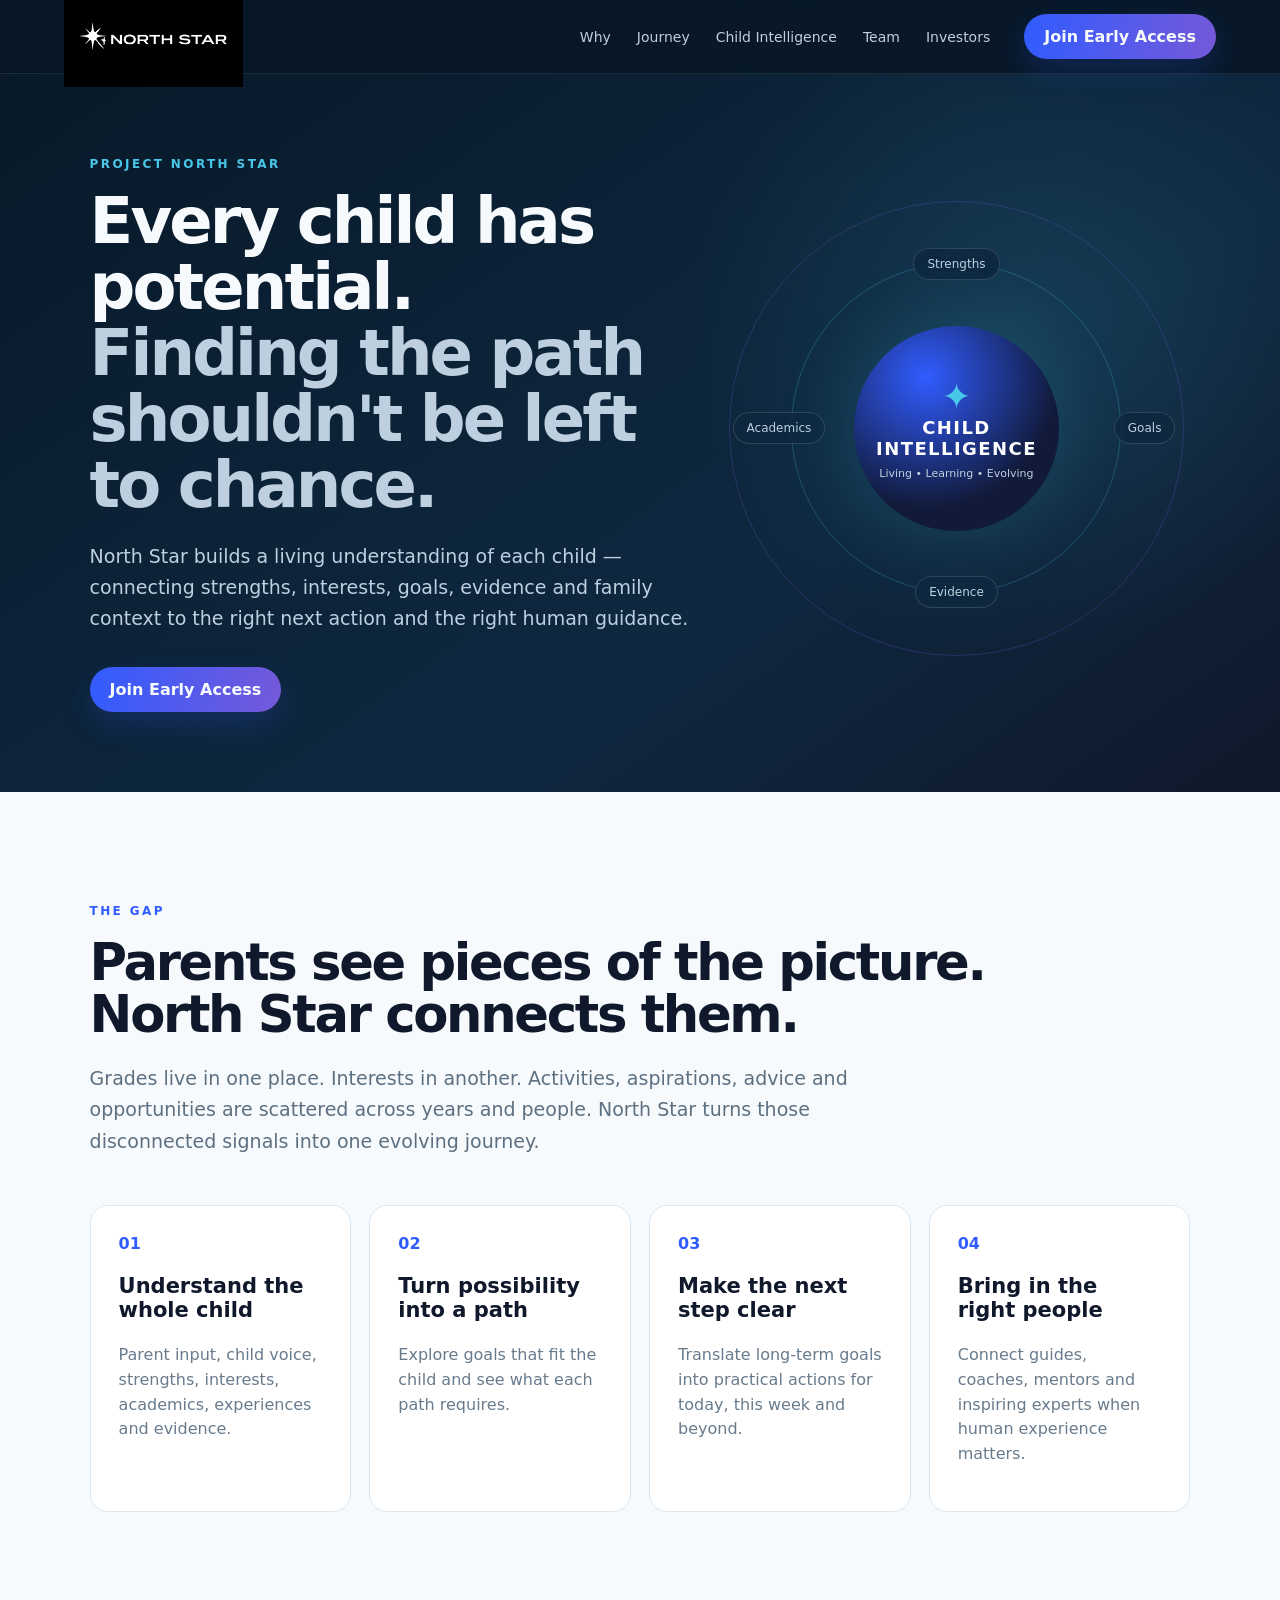
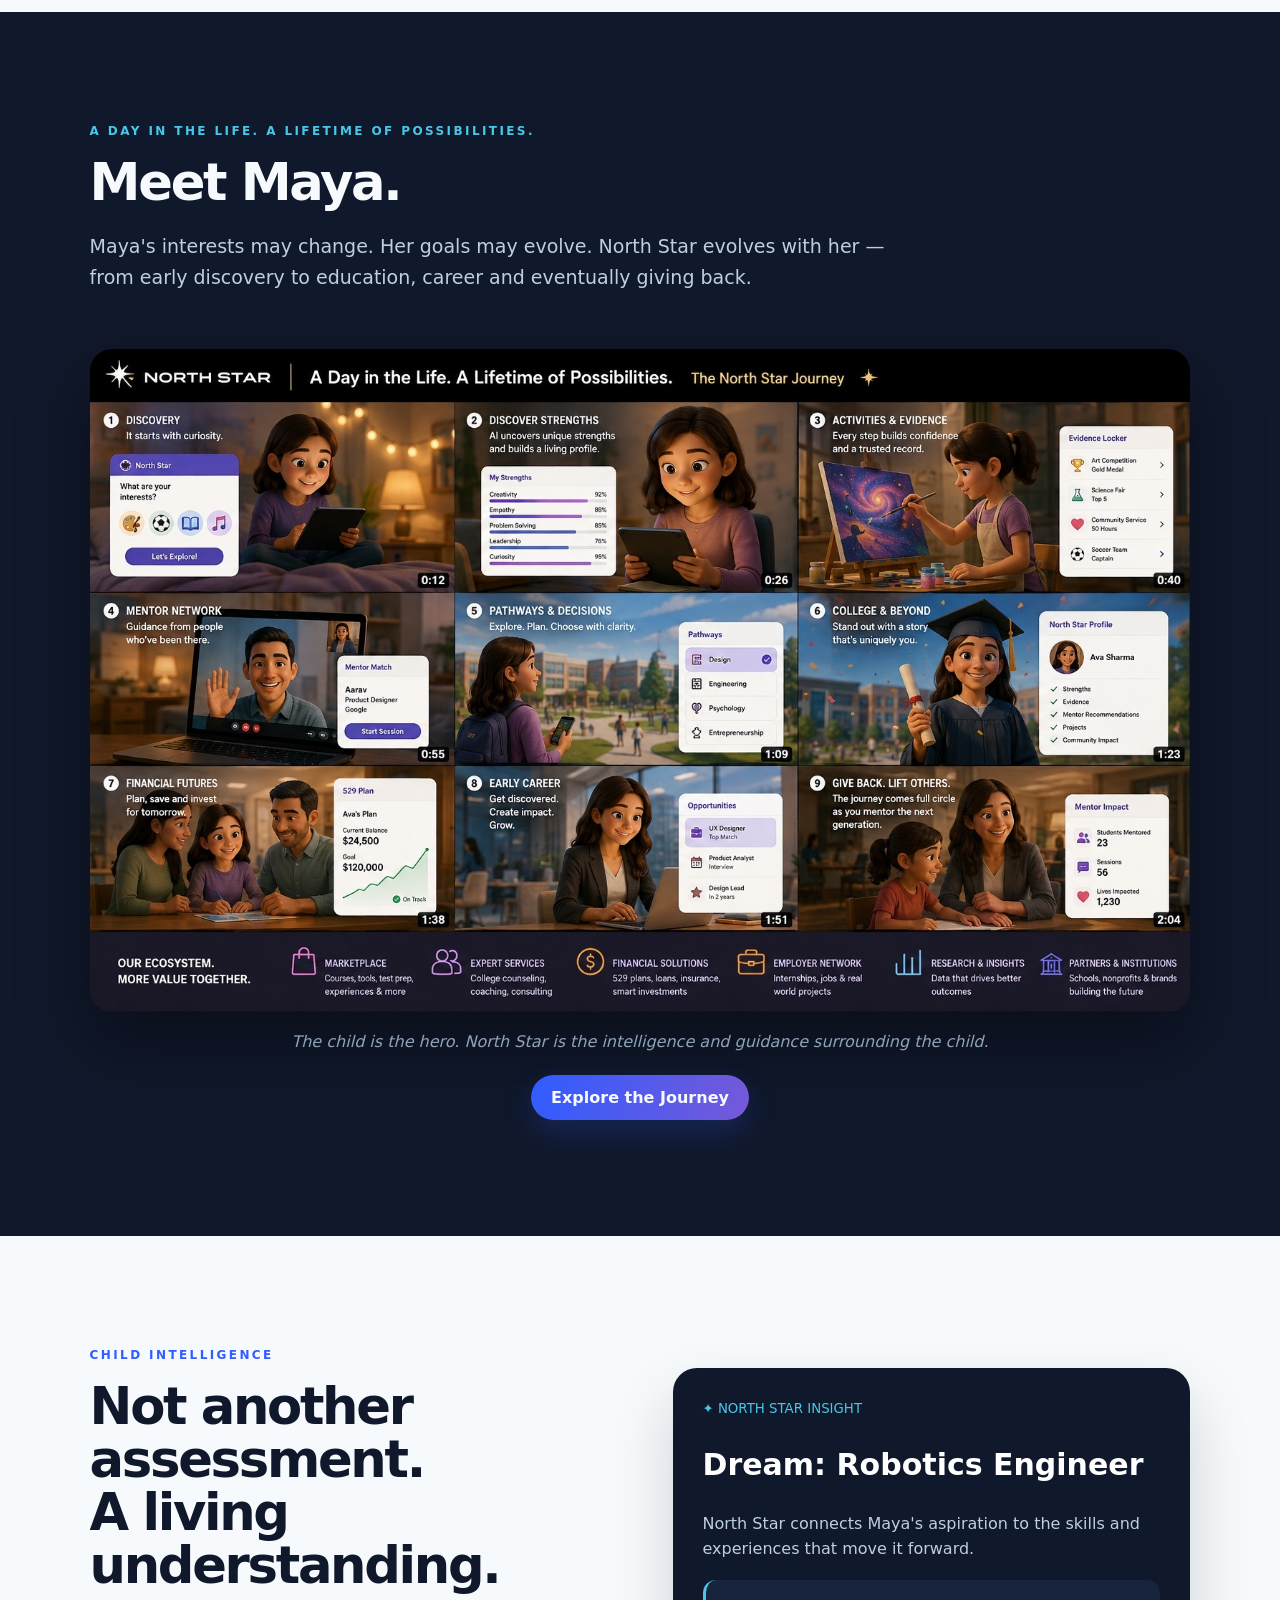
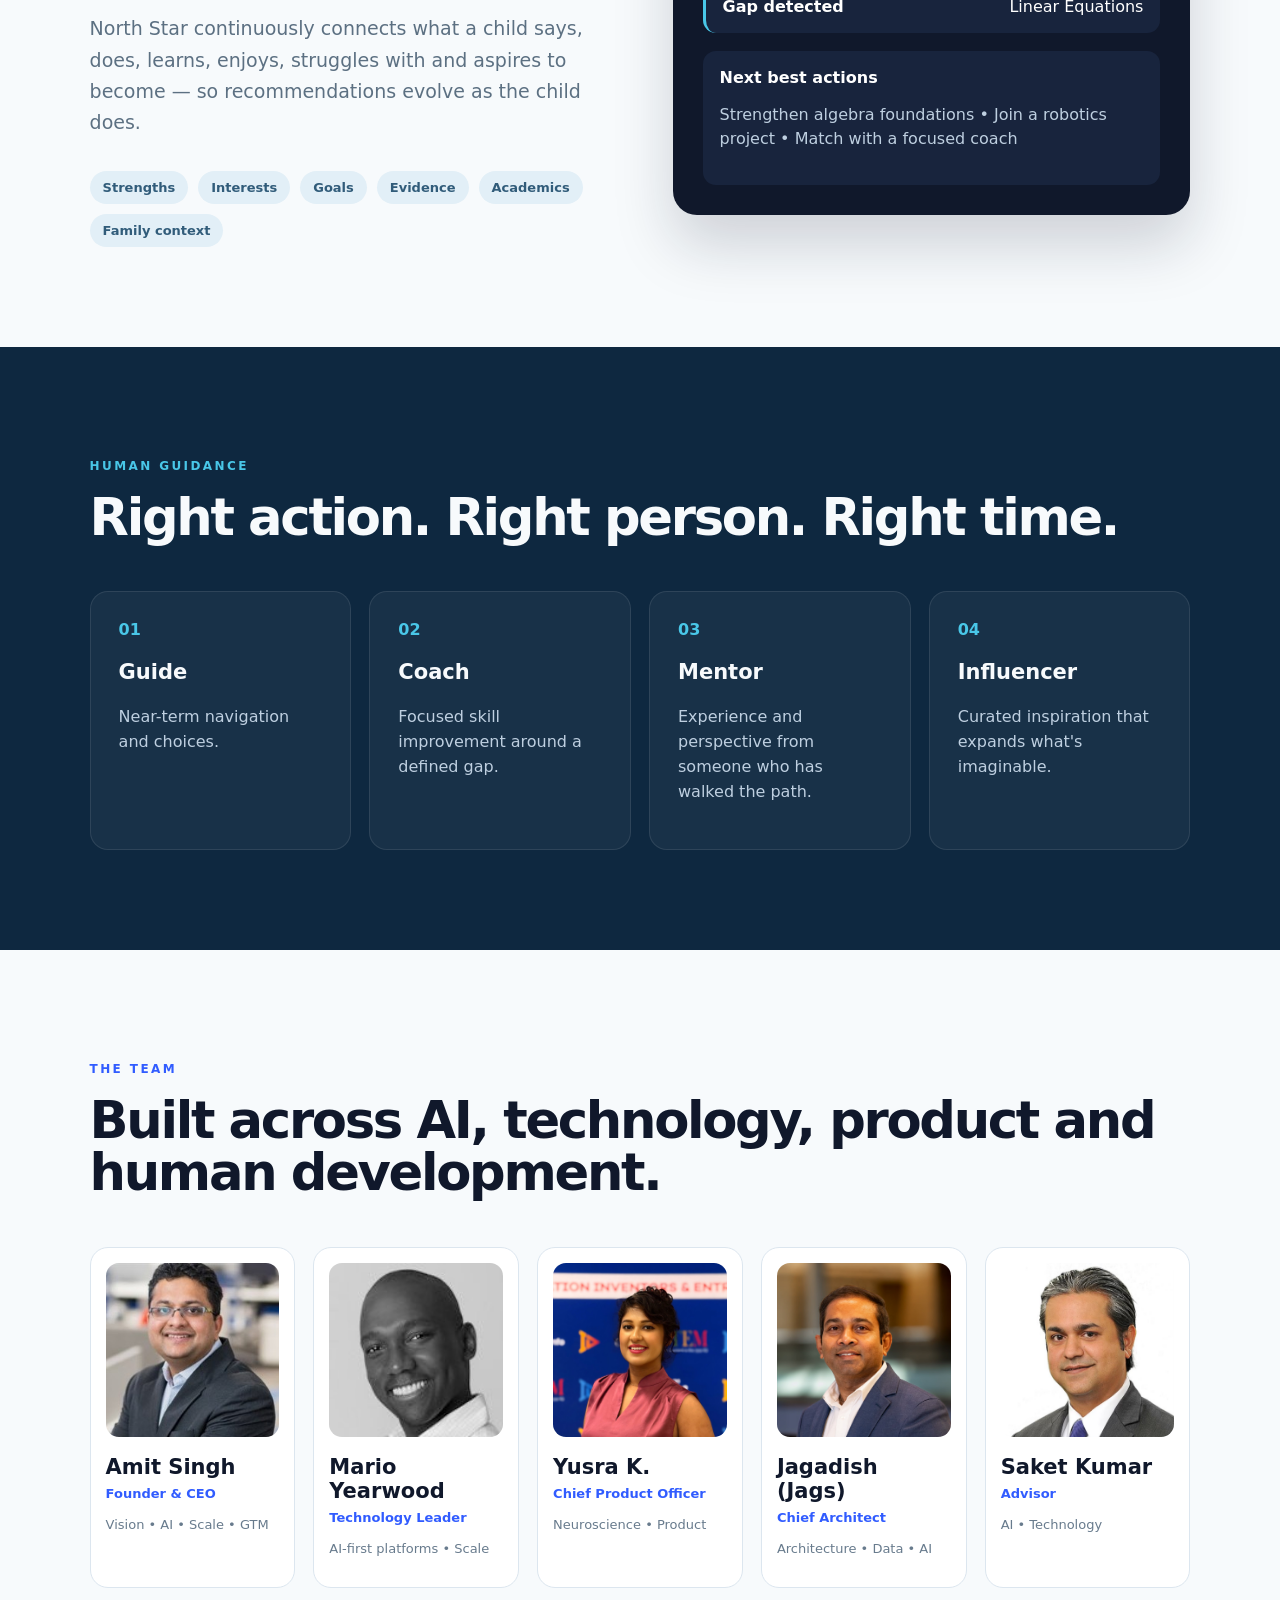
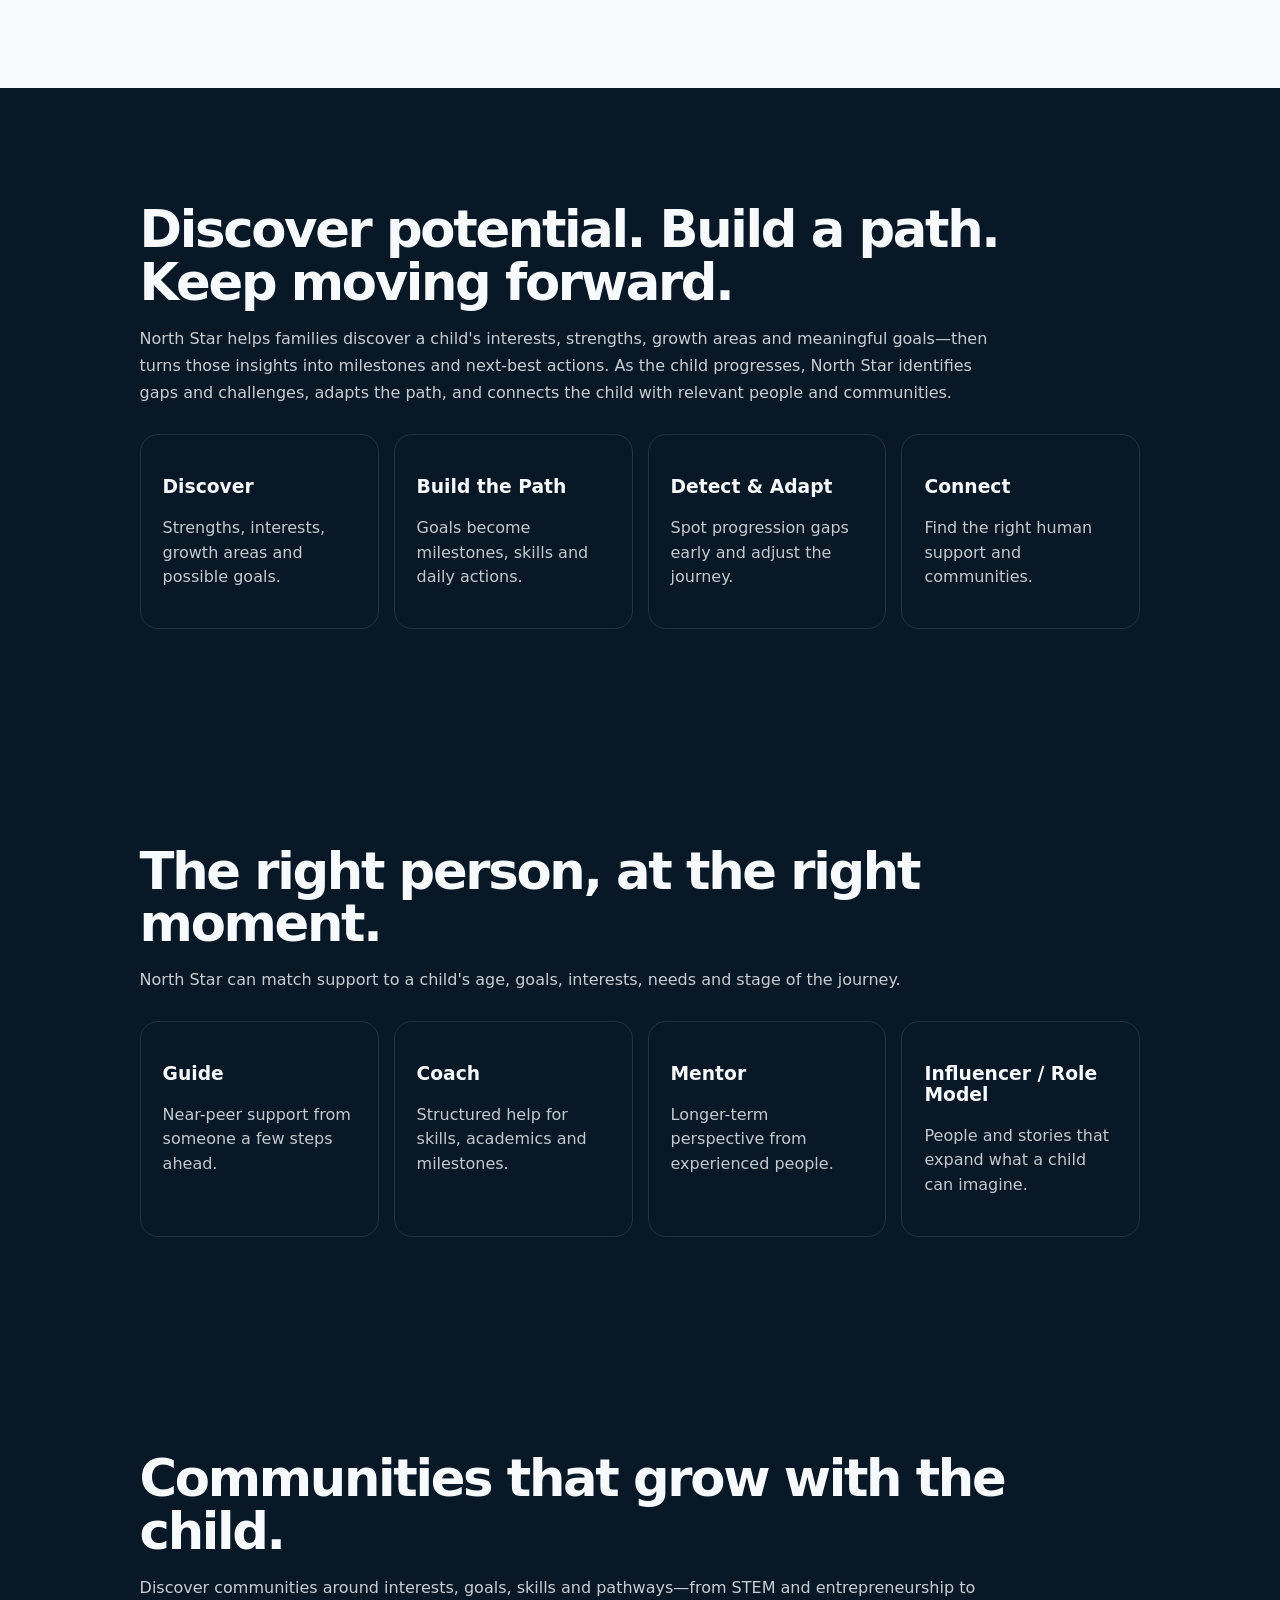
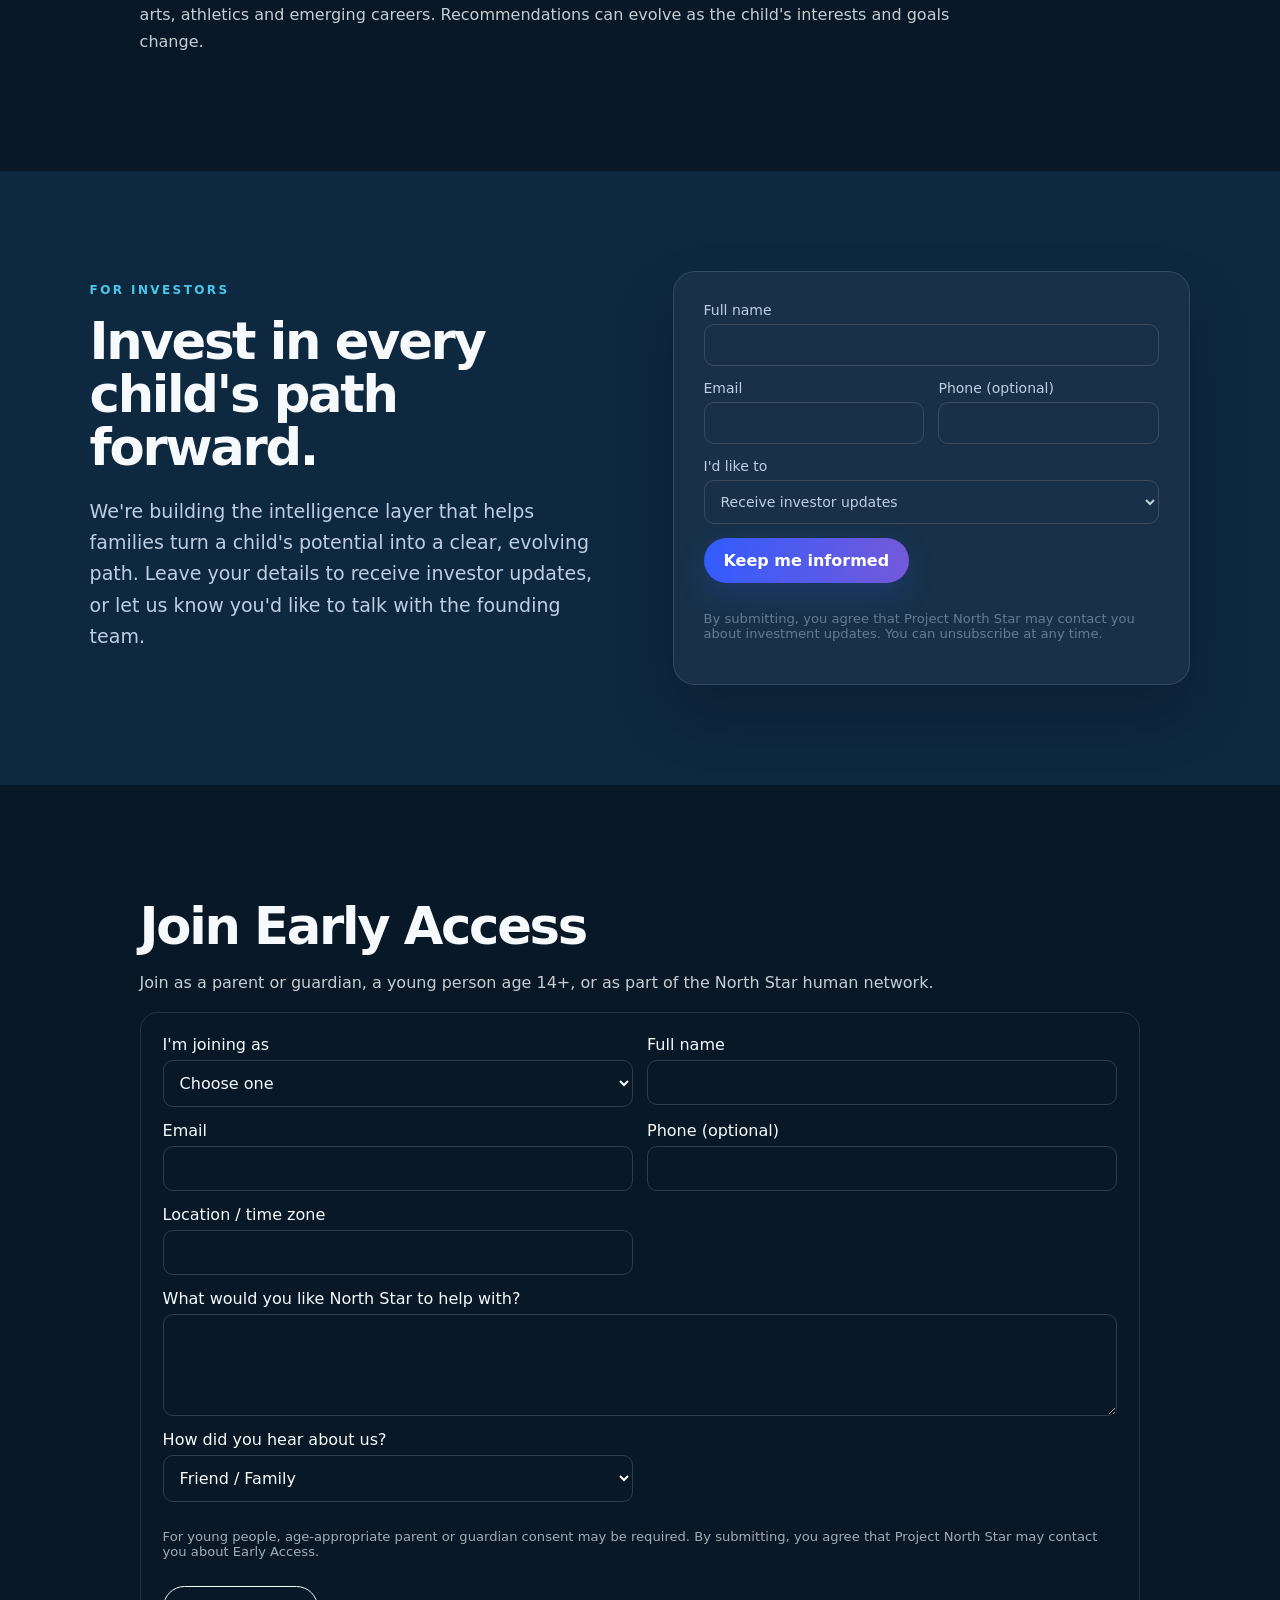
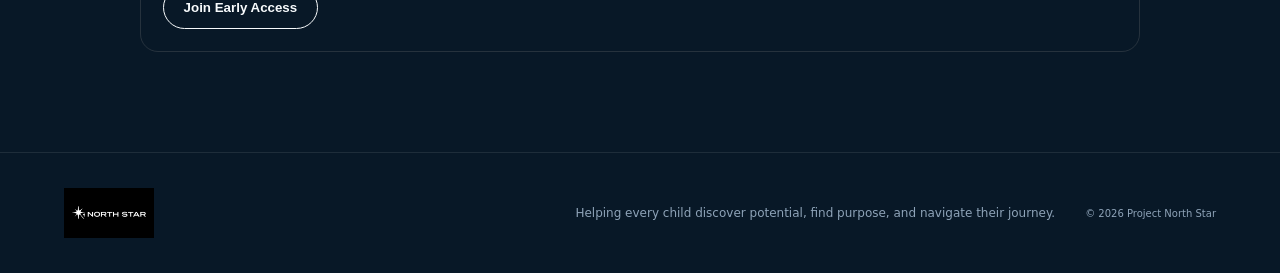
<file: index.html>
<!doctype html><html lang="en"><head><meta charset="utf-8"><meta name="viewport" content="width=device-width,initial-scale=1"><title>Project North Star</title><link rel="stylesheet" href="styles.css"><style>
.nsx{max-width:1180px;margin:auto;padding:70px 28px}.nsx h2{font-size:clamp(2rem,4vw,3.3rem);margin:.3em 0}.nslead{max-width:850px;line-height:1.7;opacity:.8}.nsgrid{display:grid;grid-template-columns:repeat(4,1fr);gap:15px;margin-top:28px}.nscard,.nsform{padding:22px;border:1px solid rgba(127,127,127,.25);border-radius:18px}.nscard p{line-height:1.55;opacity:.78}.nsvideo video{width:100%;border-radius:18px;background:#000;margin-top:25px}.nsfields{display:grid;grid-template-columns:1fr 1fr;gap:14px}.nsfields label{display:flex;flex-direction:column;gap:6px}.nsfields input,.nsfields select,.nsfields textarea{font:inherit;padding:12px;border:1px solid rgba(127,127,127,.35);border-radius:10px;background:transparent;color:inherit}.full{grid-column:1/-1}.nsbtn{padding:13px 20px;border-radius:999px;border:1px solid currentColor;background:transparent;color:inherit;font-weight:700}.small{font-size:.82rem;opacity:.65}.success{display:none}@media(max-width:850px){.nsgrid{grid-template-columns:1fr 1fr}}@media(max-width:600px){.nsgrid,.nsfields{grid-template-columns:1fr}.full{grid-column:auto}}
</style></head><body>
<header><a class="brand" href="#top"><img src="assets/north-star-logo.jpeg" alt="North Star"></a>
<nav id="site-nav"><a href="#why">Why</a><a href="journey.html">Journey</a><a href="#intelligence">Child Intelligence</a><a href="#team">Team</a><a href="#investors">Investors</a><a class="mobile-cta" href="#early-access">Join Early Access</a></nav>
<a class="button desktop-cta" href="#early-access">Join Early Access</a>
<button class="menu-toggle" aria-label="Open navigation menu" aria-controls="site-nav" aria-expanded="false"><span></span><span></span><span></span></button></header>
<main id="top"><section class="hero"><div><p class="eyebrow">PROJECT NORTH STAR</p><h1>Every child has potential.<br><span>Finding the path shouldn't be left to chance.</span></h1><p class="lead">North Star builds a living understanding of each child — connecting strengths, interests, goals, evidence and family context to the right next action and the right human guidance.</p><a class="button" href="#early-access">Join Early Access</a></div><div class="visual"><div class="ring r2"></div><div class="ring r1"></div><div class="core">✦<b>CHILD<br>INTELLIGENCE</b><small>Living • Learning • Evolving</small></div><i class="tag t1">Strengths</i><i class="tag t2">Goals</i><i class="tag t3">Evidence</i><i class="tag t4">Academics</i></div></section>
<section id="why" class="light"><p class="eyebrow">THE GAP</p><h2>Parents see pieces of the picture.<br>North Star connects them.</h2><p class="intro">Grades live in one place. Interests in another. Activities, aspirations, advice and opportunities are scattered across years and people. North Star turns those disconnected signals into one evolving journey.</p><div class="grid four"><article><b>01</b><h3>Understand the whole child</h3><p>Parent input, child voice, strengths, interests, academics, experiences and evidence.</p></article><article><b>02</b><h3>Turn possibility into a path</h3><p>Explore goals that fit the child and see what each path requires.</p></article><article><b>03</b><h3>Make the next step clear</h3><p>Translate long-term goals into practical actions for today, this week and beyond.</p></article><article><b>04</b><h3>Bring in the right people</h3><p>Connect guides, coaches, mentors and inspiring experts when human experience matters.</p></article></div></section>
<section id="journey" class="dark"><p class="eyebrow">A DAY IN THE LIFE. A LIFETIME OF POSSIBILITIES.</p><h2>Meet Maya.</h2><p class="intro">Maya's interests may change. Her goals may evolve. North Star evolves with her — from early discovery to education, career and eventually giving back.</p><img class="journey" src="assets/north-star-journey.jpg"><p class="caption">The child is the hero. North Star is the intelligence and guidance surrounding the child.</p><p style="text-align:center;margin-top:24px"><a class="button" href="journey.html">Explore the Journey</a></p></section>
<section id="intelligence" class="light"><div class="split"><div><p class="eyebrow">CHILD INTELLIGENCE</p><h2>Not another assessment.<br>A living understanding.</h2><p class="intro">North Star continuously connects what a child says, does, learns, enjoys, struggles with and aspires to become — so recommendations evolve as the child does.</p><div class="chips"><span>Strengths</span><span>Interests</span><span>Goals</span><span>Evidence</span><span>Academics</span><span>Family context</span></div></div><div class="insight"><small>✦ NORTH STAR INSIGHT</small><h3>Dream: Robotics Engineer</h3><p>North Star connects Maya's aspiration to the skills and experiences that move it forward.</p><div class="alert"><b>Gap detected</b><span>Linear Equations</span></div><div class="next"><b>Next best actions</b><p>Strengthen algebra foundations • Join a robotics project • Match with a focused coach</p></div></div></div></section>
<section class="navy"><p class="eyebrow">HUMAN GUIDANCE</p><h2>Right action. Right person. Right time.</h2><div class="grid four support"><article><b>01</b><h3>Guide</h3><p>Near-term navigation and choices.</p></article><article><b>02</b><h3>Coach</h3><p>Focused skill improvement around a defined gap.</p></article><article><b>03</b><h3>Mentor</h3><p>Experience and perspective from someone who has walked the path.</p></article><article><b>04</b><h3>Influencer</h3><p>Curated inspiration that expands what's imaginable.</p></article></div></section>
<section id="team" class="light"><p class="eyebrow">THE TEAM</p><h2>Built across AI, technology, product and human development.</h2><div class="grid team"><article><img src="assets/team-amit.jpg"><h3>Amit Singh</h3><b>Founder & CEO</b><p>Vision • AI • Scale • GTM</p></article><article><img src="assets/team-mario.jpg"><h3>Mario Yearwood</h3><b>Technology Leader</b><p>AI-first platforms • Scale</p></article><article><img src="assets/team-yusra.jpg"><h3>Yusra K.</h3><b>Chief Product Officer</b><p>Neuroscience • Product</p></article><article><img src="assets/team-jags.png"><h3>Jagadish (Jags)</h3><b>Chief Architect</b><p>Architecture • Data • AI</p></article><article><img src="assets/team-saket.png"><h3>Saket Kumar</h3><b>Advisor</b><p>AI • Technology</p></article></div></section>
<section class="nsx" id="journey"><h2>Discover potential. Build a path. Keep moving forward.</h2><p class="nslead">North Star helps families discover a child's interests, strengths, growth areas and meaningful goals—then turns those insights into milestones and next-best actions. As the child progresses, North Star identifies gaps and challenges, adapts the path, and connects the child with relevant people and communities.</p><div class="nsgrid"><div class="nscard"><h3>Discover</h3><p>Strengths, interests, growth areas and possible goals.</p></div><div class="nscard"><h3>Build the Path</h3><p>Goals become milestones, skills and daily actions.</p></div><div class="nscard"><h3>Detect & Adapt</h3><p>Spot progression gaps early and adjust the journey.</p></div><div class="nscard"><h3>Connect</h3><p>Find the right human support and communities.</p></div></div></section>
<section class="nsx" id="network"><h2>The right person, at the right moment.</h2><p class="nslead">North Star can match support to a child's age, goals, interests, needs and stage of the journey.</p><div class="nsgrid"><div class="nscard"><h3>Guide</h3><p>Near-peer support from someone a few steps ahead.</p></div><div class="nscard"><h3>Coach</h3><p>Structured help for skills, academics and milestones.</p></div><div class="nscard"><h3>Mentor</h3><p>Longer-term perspective from experienced people.</p></div><div class="nscard"><h3>Influencer / Role Model</h3><p>People and stories that expand what a child can imagine.</p></div></div></section>
<section class="nsx" id="communities"><h2>Communities that grow with the child.</h2><p class="nslead">Discover communities around interests, goals, skills and pathways—from STEM and entrepreneurship to arts, athletics and emerging careers. Recommendations can evolve as the child's interests and goals change.</p></section>
<section id="investors" class="navy invest"><div class="split"><div><p class="eyebrow">FOR INVESTORS</p><h2>Invest in every child's path forward.</h2><p class="intro">We're building the intelligence layer that helps families turn a child's potential into a clear, evolving path. Leave your details to receive investor updates, or let us know you'd like to talk with the founding team.</p></div>
<div class="invest-card"><form id="investor-form" data-form="investor" data-success="investor-ok" novalidate><div class="nsfields">
<label class="full">Full name<input name="name" autocomplete="name" required></label>
<label>Email<input name="email" type="email" autocomplete="email" required></label>
<label>Phone (optional)<input name="phone" type="tel" autocomplete="tel"></label>
<label class="full">I'd like to<select name="interest"><option>Receive investor updates</option><option>Talk with the team about investing</option><option>Both</option></select></label>
<label class="hp" aria-hidden="true">Website<input name="website" tabindex="-1" autocomplete="off"></label>
<div class="full"><button type="submit" class="button invest-btn">Keep me informed</button><p class="form-status" role="alert"></p></div>
<p class="full small">By submitting, you agree that Project North Star may contact you about investment updates. You can unsubscribe at any time.</p>
</div></form><div class="success" id="investor-ok" tabindex="-1"><h3>Thank you for your interest.</h3><p>We've received your details and will be in touch with investor updates soon.</p></div></div></div></section>
<section class="nsx" id="early-access"><h2>Join Early Access</h2><p class="nslead">Join as a parent or guardian, a young person age 14+, or as part of the North Star human network.</p><div class="nsform"><form class="nsfields" id="ea" data-form="early_access" data-success="ok" novalidate><label>I'm joining as<select id="role" name="role" required><option value="">Choose one</option><option>Parent / Guardian</option><option>Young Person (14+)</option><option>Guide</option><option>Coach</option><option>Mentor</option><option>Influencer / Role Model</option></select></label><label>Full name<input name="name" autocomplete="name" required></label><label>Email<input name="email" type="email" autocomplete="email" required></label><label>Phone (optional)<input name="phone" type="tel" autocomplete="tel"></label><label id="age" style="display:none">Age<input name="age" type="number" min="14"></label><label>Location / time zone<input name="location"></label><label class="full" id="expert" style="display:none">Expertise / experience<input name="expertise"></label><label class="full">What would you like North Star to help with?<textarea name="message" rows="4"></textarea></label><label>How did you hear about us?<select name="source"><option>Friend / Family</option><option>School / Community</option><option>Social Media</option><option>Event</option><option>Other</option></select></label><label class="hp" aria-hidden="true">Website<input name="website" tabindex="-1" autocomplete="off"></label><p class="full small">For young people, age-appropriate parent or guardian consent may be required. By submitting, you agree that Project North Star may contact you about Early Access.</p><div class="full"><button type="submit" class="nsbtn">Join Early Access</button><p class="form-status" role="alert"></p></div></form><div class="success" id="ok" tabindex="-1"><h3>Welcome to North Star Early Access.</h3><p>We've received your details and will be in touch soon.</p></div></div></section></main><footer><b class="footer-brand"><img src="assets/north-star-logo.jpeg" alt="North Star"></b><span>Helping every child discover potential, find purpose, and navigate their journey.</span><small>© 2026 Project North Star</small></footer><script>
(()=>{const r=document.getElementById('role'),a=document.getElementById('age'),x=document.getElementById('expert'),f=document.getElementById('ea'),o=document.getElementById('ok');r?.addEventListener('change',()=>{a.style.display=r.value==='Young Person (14+)'?'flex':'none';x.style.display=['Guide','Coach','Mentor','Influencer / Role Model'].includes(r.value)?'flex':'none'});document.querySelectorAll('a').forEach(a=>{let t=(a.textContent||'').toLowerCase();if(t.includes('early access')||t.trim()==='get started')a.href='#early-access'})})();
</script><script>
const toggle=document.querySelector('.menu-toggle'), nav=document.querySelector('#site-nav');
if(toggle&&nav){
  const closeMenu=()=>{nav.classList.remove('open');toggle.classList.remove('open');toggle.setAttribute('aria-expanded','false');toggle.setAttribute('aria-label','Open navigation menu');};
  toggle.addEventListener('click',()=>{const open=!nav.classList.contains('open');nav.classList.toggle('open',open);toggle.classList.toggle('open',open);toggle.setAttribute('aria-expanded',String(open));toggle.setAttribute('aria-label',open?'Close navigation menu':'Open navigation menu');});
  nav.querySelectorAll('a').forEach(a=>a.addEventListener('click',closeMenu));
  window.addEventListener('resize',()=>{if(window.innerWidth>900) closeMenu();});
}
</script><script src="script.js"></script></body></html>
</file>
<file: styles.css>
:root{--deep:#081827;--navy:#0e2840;--ink:#10182b;--cyan:#49c7e8;--blue:#315cff;--violet:#7559d9;--white:#f7fafc;--muted:#becfe0}*{box-sizing:border-box}html{scroll-behavior:smooth}body{margin:0;background:var(--deep);color:var(--white);font-family:Inter,ui-sans-serif,system-ui,-apple-system,"Segoe UI",sans-serif}a{text-decoration:none;color:inherit}header{height:74px;display:flex;align-items:center;gap:34px;padding:0 5vw;position:fixed;z-index:10;width:100%;background:#081827e8;backdrop-filter:blur(12px);border-bottom:1px solid #ffffff16}.brand{font-weight:900;letter-spacing:.14em;color:#fff}.brand:first-letter{color:var(--cyan)}nav{display:flex;gap:26px;margin-left:auto;color:var(--muted);font-size:14px}.button{display:inline-block;background:linear-gradient(100deg,var(--blue),var(--violet));padding:13px 20px;border-radius:999px;font-weight:800;box-shadow:0 12px 30px #315cff33}.hero{min-height:760px;padding:145px 7vw 80px;display:grid;grid-template-columns:1.15fr .85fr;align-items:center;background:radial-gradient(circle at 80% 40%,#49c7e821,transparent 30%),linear-gradient(145deg,#081827,#0e2840 65%,#10182b)}.eyebrow{color:var(--cyan);font-weight:900;letter-spacing:.2em;font-size:12px}.hero h1,h2{font-size:clamp(42px,5vw,74px);line-height:1.03;letter-spacing:-.045em;margin:18px 0 22px}.hero h1 span{color:var(--muted)}.lead,.intro{font-size:19px;line-height:1.65;max-width:820px;color:var(--muted);margin-bottom:32px}.visual{height:470px;position:relative;display:grid;place-items:center}.ring{position:absolute;border:1px solid #49c7e842;border-radius:50%}.r1{width:330px;height:330px}.r2{width:455px;height:455px;border-color:#7559d944}.core{width:205px;height:205px;border-radius:50%;background:radial-gradient(circle at 35% 25%,#315cff,#111a39 65%);display:flex;flex-direction:column;align-items:center;justify-content:center;text-align:center;font-size:36px;color:var(--cyan);z-index:2;box-shadow:0 0 80px #49c7e82b}.core b{font-size:18px;letter-spacing:.08em;color:#fff}.core small{font-size:11px;color:var(--muted);margin-top:8px}.tag{position:absolute;font-style:normal;background:#0e2840dd;border:1px solid #ffffff22;border-radius:99px;padding:8px 13px;color:var(--muted);font-size:12px}.t1{top:55px}.t2{right:15px}.t3{bottom:55px}.t4{left:10px}section:not(.hero){padding:100px 7vw}.light{background:#f7fafc;color:var(--ink)}.light .eyebrow{color:var(--blue)}.light .intro{color:#5c7082}.dark{background:#10182b}.navy{background:var(--navy)}h2{font-size:clamp(38px,4vw,60px)}.grid{display:grid;gap:18px;margin-top:48px}.four{grid-template-columns:repeat(4,1fr)}.grid article{border-radius:18px;padding:28px}.light .grid article{background:#fff;border:1px solid #dce6ef}.grid article>b{color:var(--blue)}.grid h3{font-size:21px}.grid p{color:#687b8d;line-height:1.55}.journey{width:100%;border-radius:22px;margin-top:24px;box-shadow:0 30px 70px #0006}.caption{text-align:center;color:#8ea3b8;font-style:italic}.split{display:grid;grid-template-columns:1fr 1fr;gap:65px;align-items:center}.chips{display:flex;flex-wrap:wrap;gap:10px}.chips span{background:#e2eff7;color:#315c7a;padding:9px 13px;border-radius:99px;font-size:13px;font-weight:800}.insight{background:var(--ink);color:#fff;border-radius:24px;padding:30px;box-shadow:0 30px 60px #10182b2d}.insight small{color:var(--cyan)}.insight h3{font-size:30px}.insight>p,.next p{color:var(--muted);line-height:1.55}.alert,.next{margin-top:18px;background:#18243d;border-radius:13px;padding:17px}.alert{display:flex;justify-content:space-between;border-left:3px solid var(--cyan)}.support article{background:#ffffff0b;border:1px solid #ffffff18}.support article>b{color:var(--cyan)}.support p{color:var(--muted)}.team{grid-template-columns:repeat(5,1fr)}.team article{padding:15px}.team img{width:100%;aspect-ratio:1;object-fit:cover;border-radius:13px;background:#e7edf2}.team h3{margin:14px 0 4px}.team article>b{font-size:13px}.team p{font-size:13px}.cta{text-align:center;background:radial-gradient(circle at 50% 0,#315cff35,transparent 45%),var(--deep)}.bigstar{font-size:58px;color:var(--cyan)}.cta p:not(.eyebrow){color:var(--muted);font-size:19px;margin-bottom:30px}footer{padding:35px 5vw;display:flex;align-items:center;gap:30px;border-top:1px solid #ffffff17;color:#8ea3b8;font-size:12px}footer span{margin-left:auto}@media(max-width:900px){nav{display:none}.hero{grid-template-columns:1fr}.four{grid-template-columns:1fr 1fr}.split{grid-template-columns:1fr}.team{grid-template-columns:1fr 1fr}}@media(max-width:560px){header{padding:0 18px}.button{padding:10px 13px;font-size:12px}.hero{padding:120px 22px 60px}.visual{height:380px;transform:scale(.8)}section:not(.hero){padding:72px 22px}.four,.team{grid-template-columns:1fr}footer{flex-direction:column;text-align:center}footer span{margin-left:0}}

.menu-toggle{display:none;margin-left:auto;width:44px;height:44px;border:1px solid #ffffff2b;border-radius:10px;background:#ffffff0a;align-items:center;justify-content:center;flex-direction:column;gap:5px;cursor:pointer}
.menu-toggle span{display:block;width:21px;height:2px;background:#fff;border-radius:2px;transition:.2s}
.mobile-cta{display:none}
@media(max-width:900px){
  header{gap:14px}
  .desktop-cta{display:none}
  .menu-toggle{display:flex}
  header nav{display:none;position:absolute;top:74px;left:0;right:0;margin:0;padding:12px 18px 20px;background:#081827f7;border-bottom:1px solid #ffffff1c;box-shadow:0 18px 30px #0005;flex-direction:column;gap:0}
  header nav.open{display:flex}
  header nav a{display:block;padding:15px 8px;border-bottom:1px solid #ffffff12;font-size:16px;color:#e4edf5}
  header nav .mobile-cta{display:block;margin-top:12px;border:0;text-align:center;background:linear-gradient(100deg,var(--blue),var(--violet));border-radius:999px;font-weight:800;color:#fff}
  .menu-toggle.open span:nth-child(1){transform:translateY(7px) rotate(45deg)}
  .menu-toggle.open span:nth-child(2){opacity:0}
  .menu-toggle.open span:nth-child(3){transform:translateY(-7px) rotate(-45deg)}
}

/* North Star official logo */
.brand{display:flex;align-items:center;letter-spacing:0}
.brand img{display:block;width:250px;height:100px;object-fit:contain;object-position:left center}
.footer-brand{display:flex;align-items:center}
.footer-brand img{display:block;width:250px;height:50px;object-fit:contain;object-position:left center}
@media(max-width:560px){.brand img{width:150px;height:50px}.footer-brand img{width:150px;height:50px}}

/* Investor interest form */
.invest .split{align-items:start;grid-template-columns:minmax(0,1fr) minmax(0,1fr)}
@media(max-width:900px){.invest .split{grid-template-columns:minmax(0,1fr)}}
.invest-card{background:#ffffff0b;border:1px solid #ffffff1f;border-radius:22px;padding:30px;box-shadow:0 30px 60px #0003}
.invest-card .nsfields{display:grid;grid-template-columns:1fr 1fr;gap:14px}
.invest-card label{display:flex;flex-direction:column;gap:6px;font-size:14px;color:var(--muted)}
.invest-card input,.invest-card select{font:inherit;color:#fff;padding:12px;border:1px solid #ffffff33;border-radius:10px;background:#081827}
.invest-card input:focus,.invest-card select:focus{outline:2px solid var(--cyan);outline-offset:1px}
.invest-btn{border:0;color:#fff;font:inherit;font-weight:800;cursor:pointer}
.invest-card .small{color:#8ea3b8}
.invest-card .success h3{font-size:24px;margin-top:0}
.invest-card .success p{color:var(--muted);line-height:1.55}
button[disabled]{opacity:.6;cursor:wait}
.form-status{margin:10px 0 0;font-size:14px;color:#ff9b9b;min-height:1em}
.form-status:empty{display:none}
.hp{position:absolute!important;left:-9999px;width:1px;height:1px;overflow:hidden}
@media(max-width:600px){.invest-card{padding:22px}.invest-card .nsfields{grid-template-columns:1fr}.invest-card .full{grid-column:auto}}


/* Join Early Access dropdowns: dark option list so white text stays readable */
#ea select option{background:#081827;color:#f7fafc}
</file>
